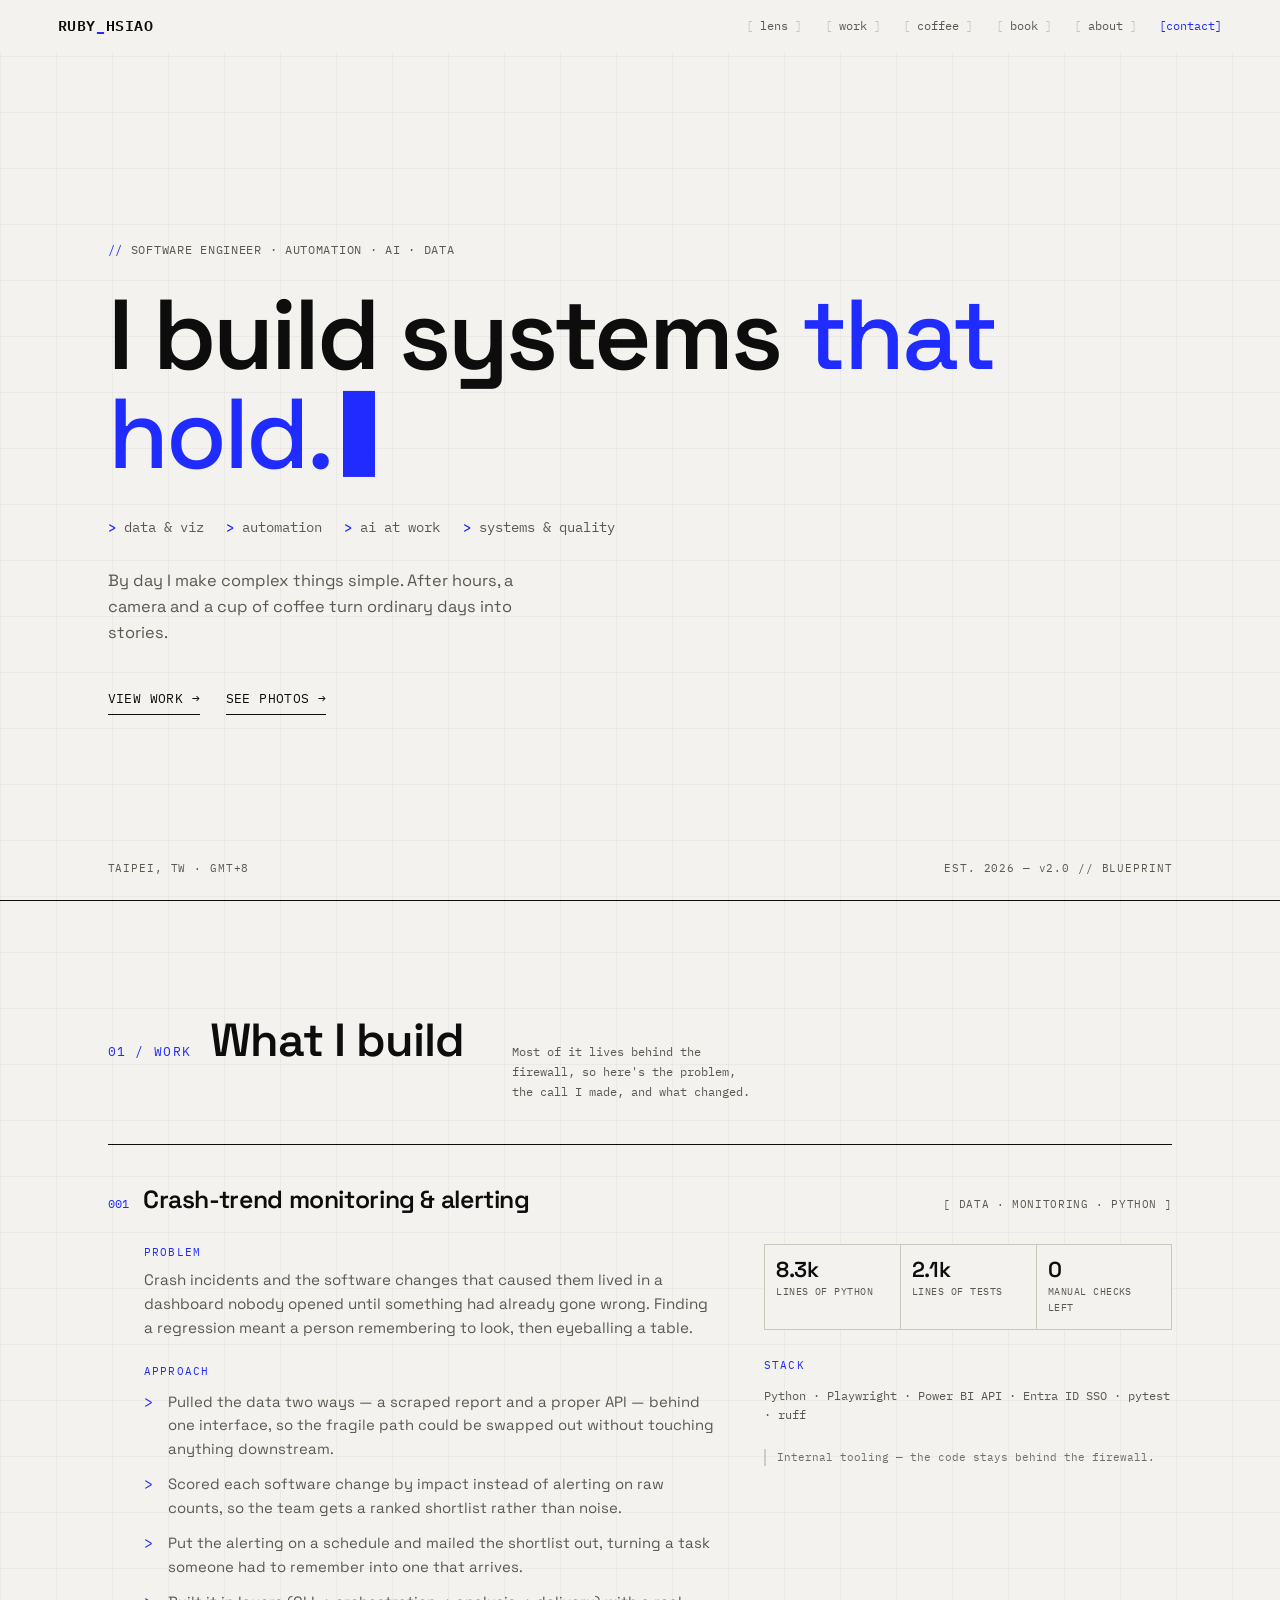
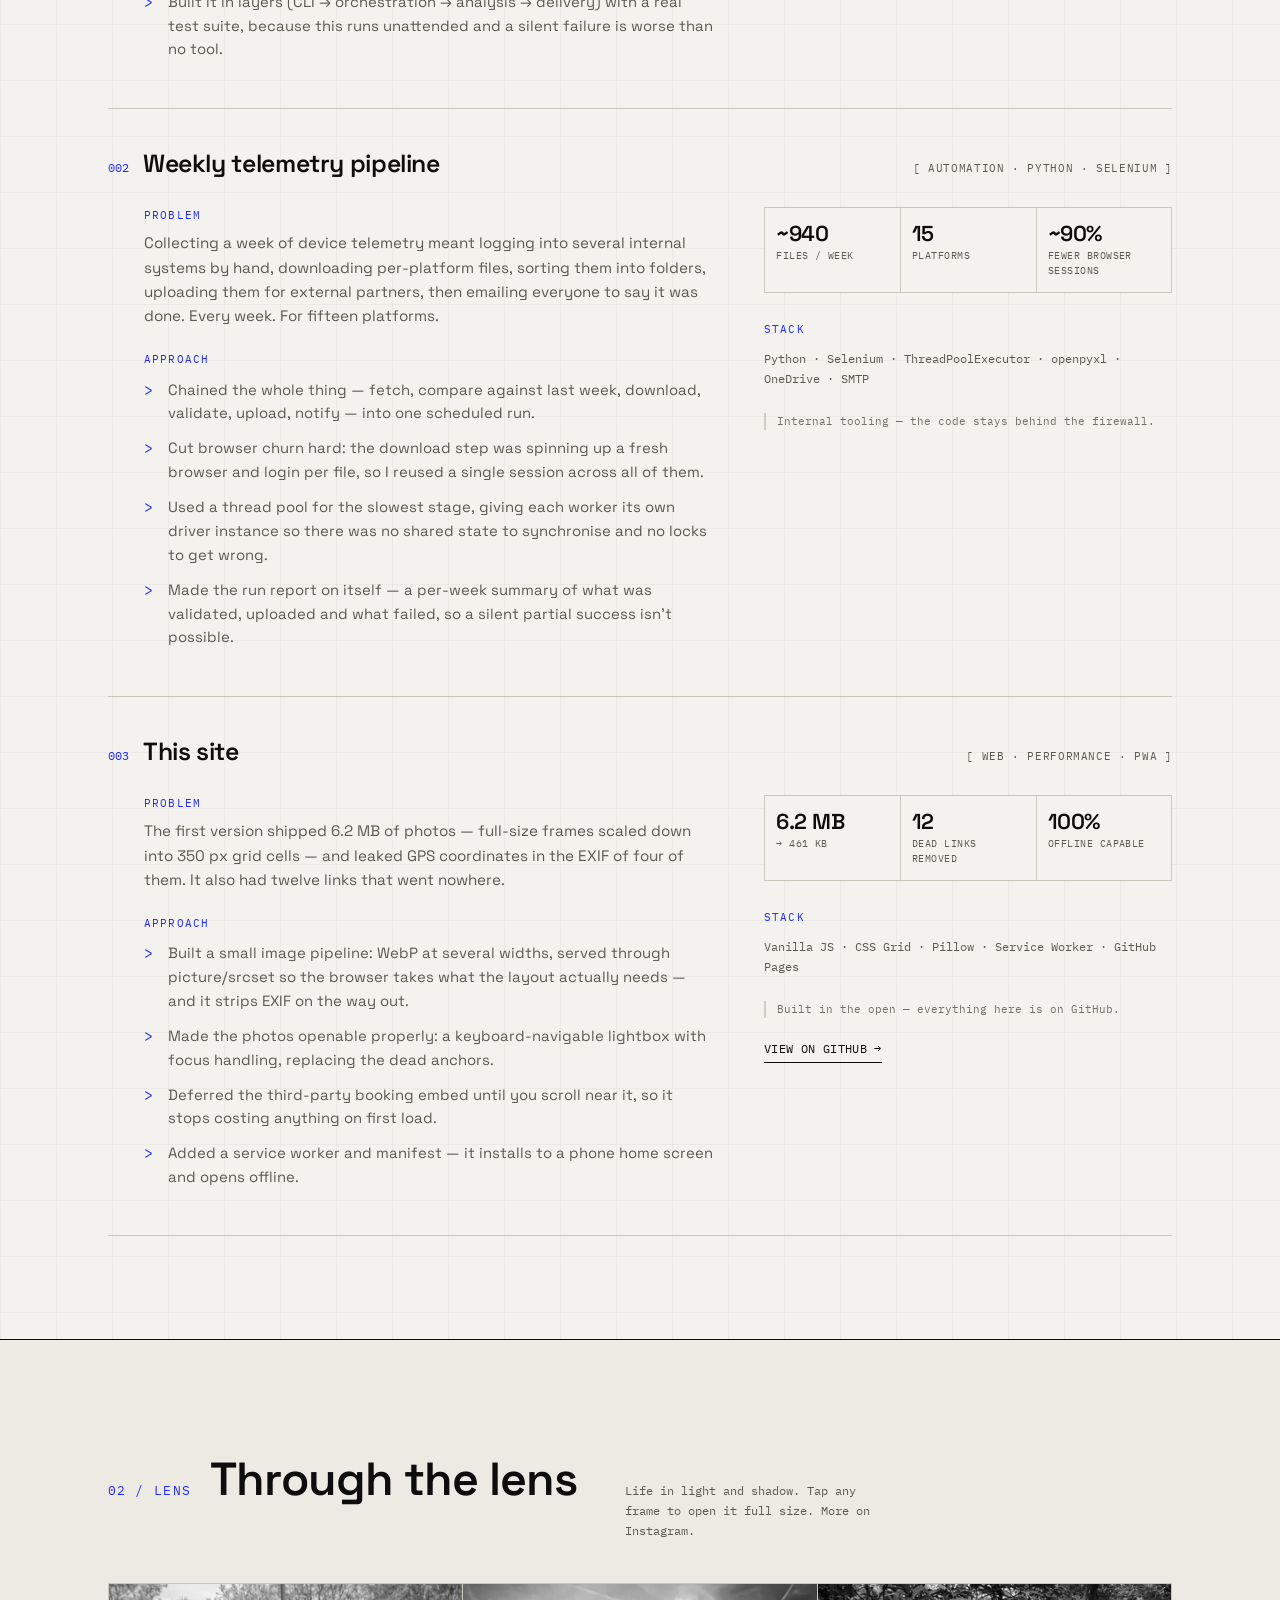
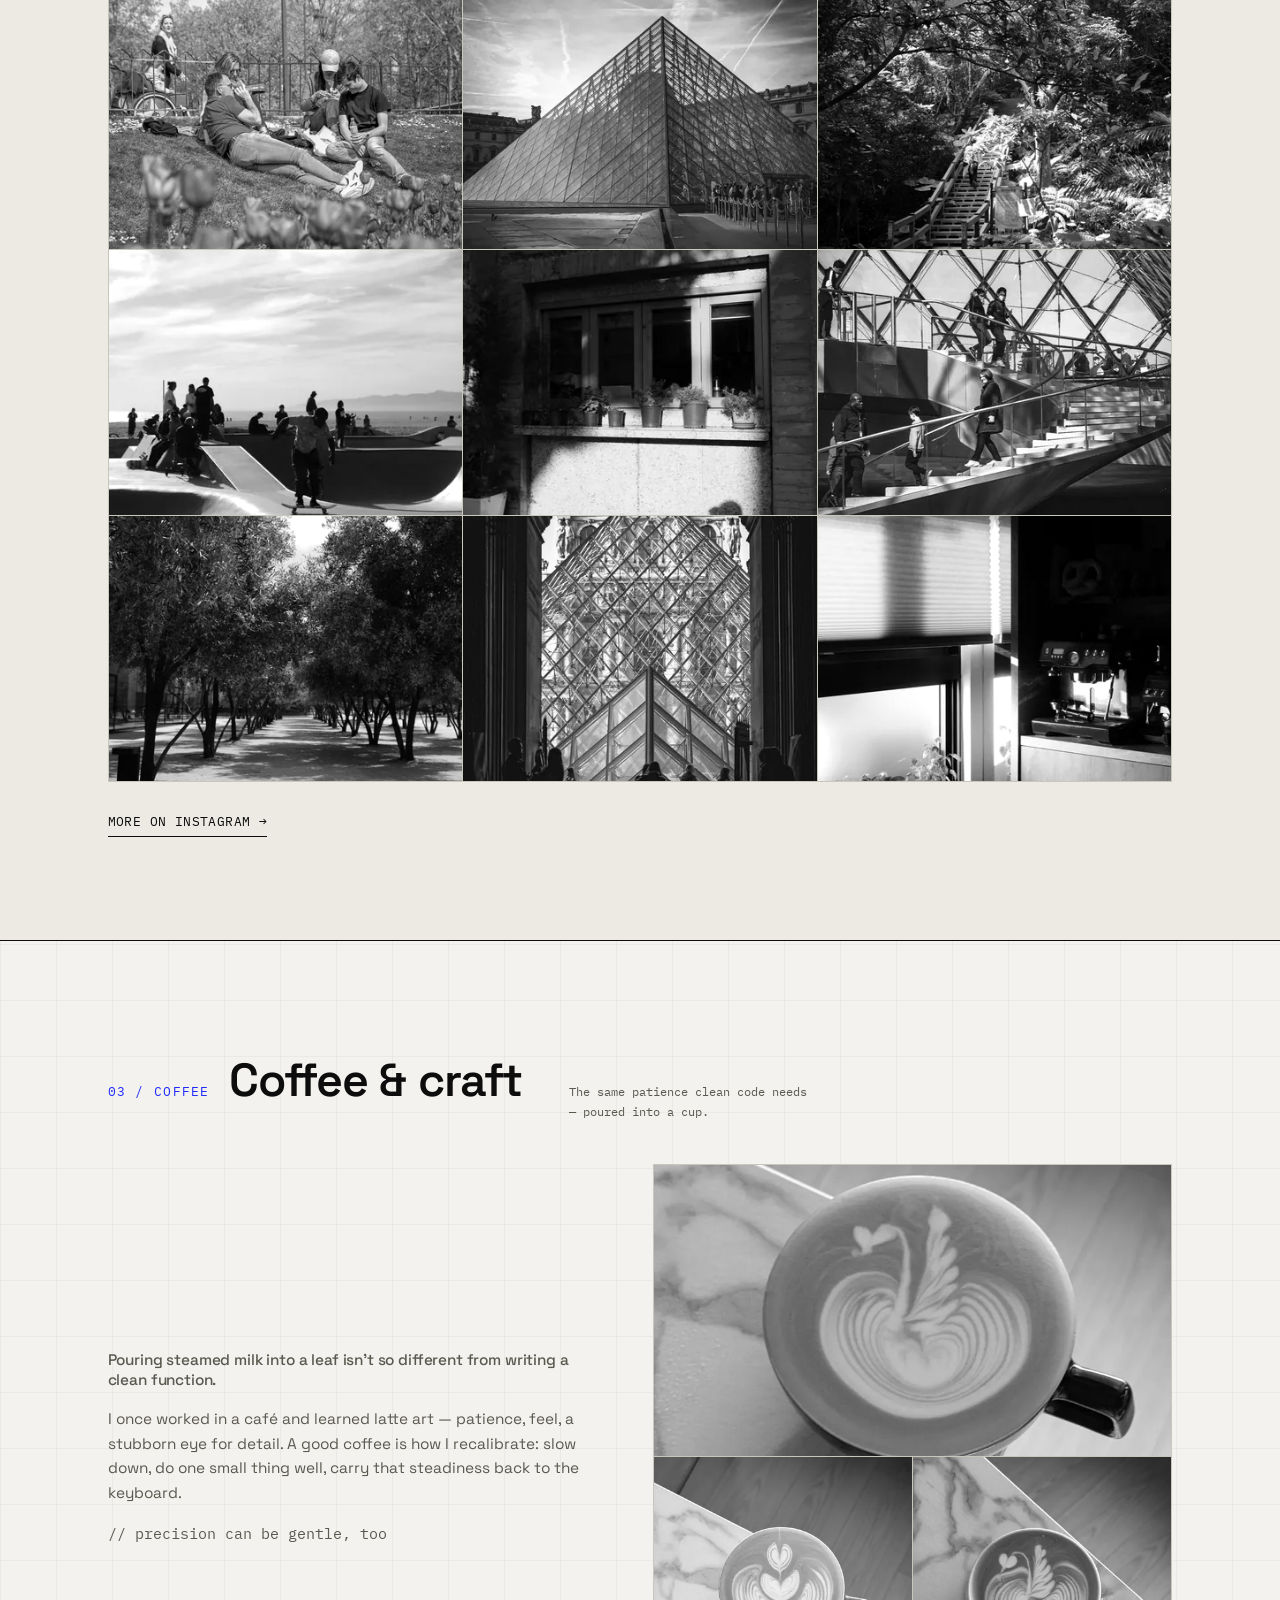
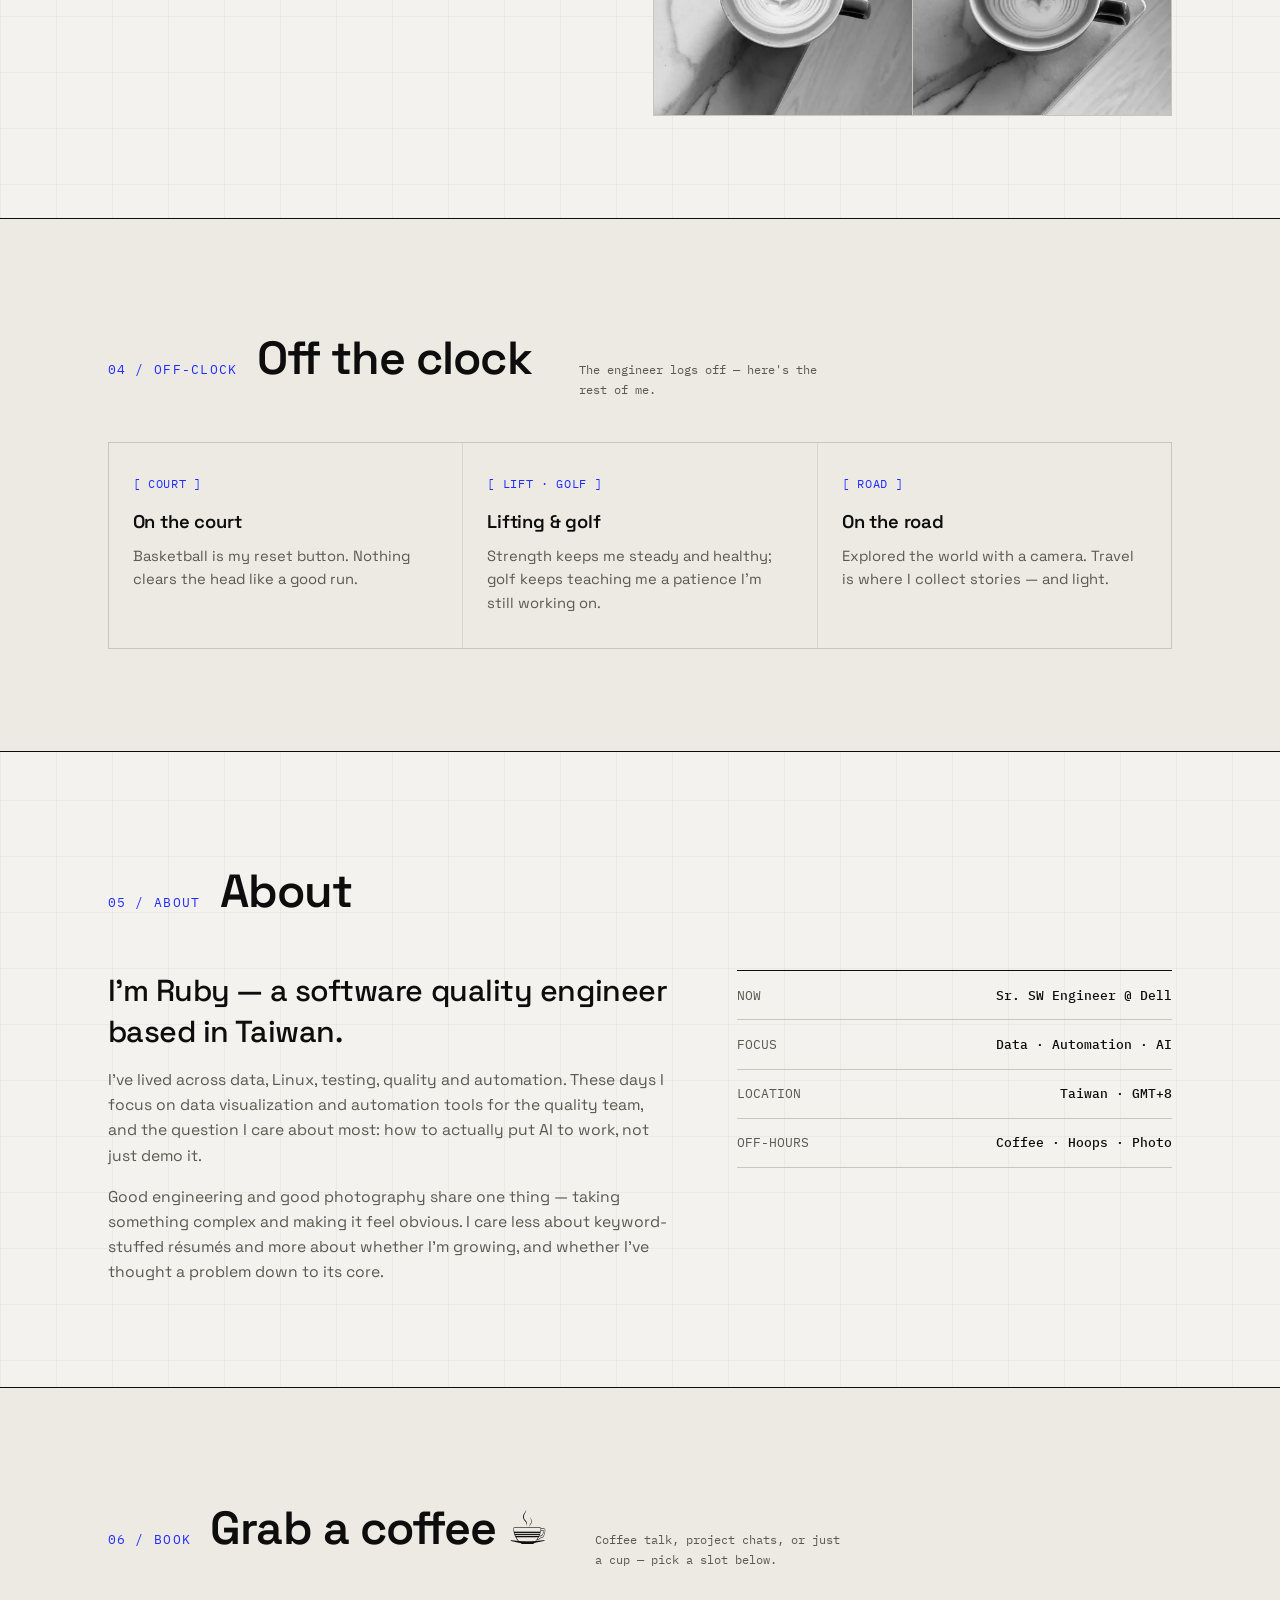
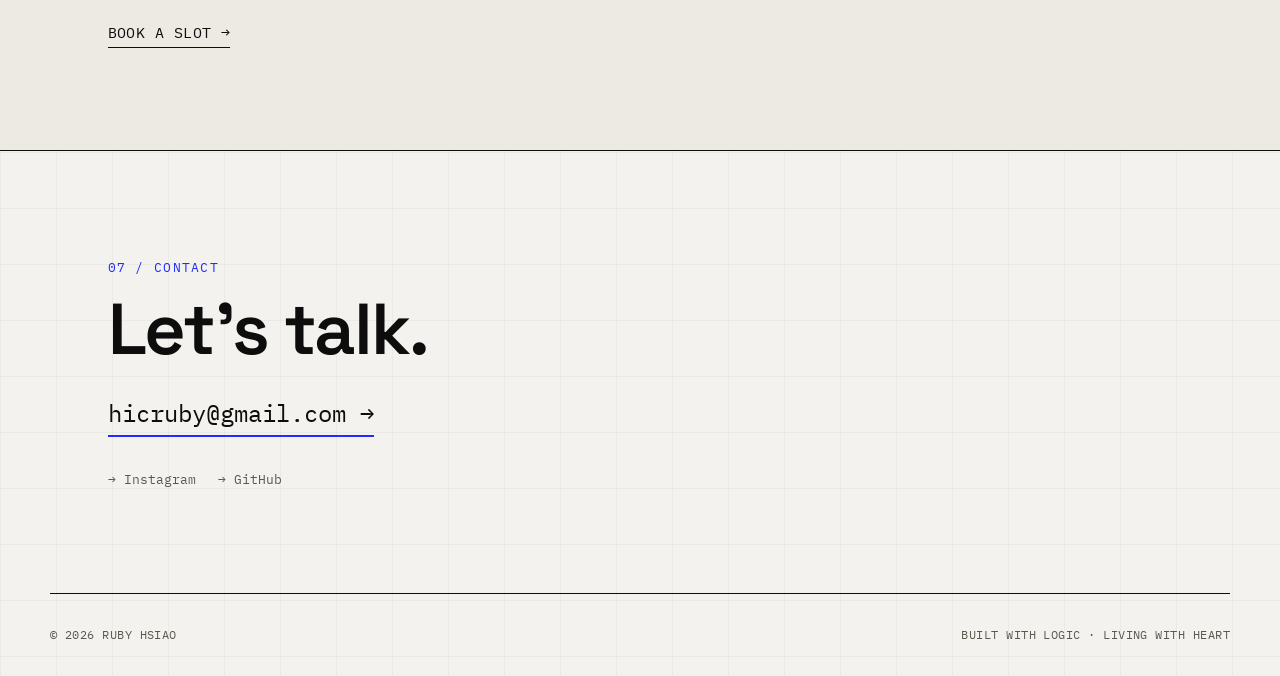
<file: index.html>
<!DOCTYPE html>
<html lang="en">
<head>
<meta charset="UTF-8" />
<meta name="viewport" content="width=device-width, initial-scale=1.0" />
<title>Ruby Hsiao — Software Engineer</title>
<meta name="description" content="Ruby Hsiao — software engineer working in data, automation and AI. And a camera after hours." />
<meta name="author" content="Ruby Hsiao" />
<link rel="canonical" href="https://hicruby.github.io/" />

<!-- social preview -->
<meta property="og:title" content="Ruby Hsiao — Software Engineer" />
<meta property="og:description" content="I build systems that hold — engineering precision, a life with light." />
<meta property="og:type" content="website" />
<meta property="og:url" content="https://hicruby.github.io/" />
<meta property="og:site_name" content="Ruby Hsiao" />
<meta property="og:locale" content="en_US" />
<meta property="og:image" content="https://hicruby.github.io/assets/og.jpg" />
<meta property="og:image:width" content="1200" />
<meta property="og:image:height" content="630" />
<meta property="og:image:alt" content="Ruby Hsiao — I build systems that hold." />
<meta name="twitter:card" content="summary_large_image" />
<meta name="twitter:title" content="Ruby Hsiao — Software Engineer" />
<meta name="twitter:description" content="I build systems that hold — engineering precision, a life with light." />
<meta name="twitter:image" content="https://hicruby.github.io/assets/og.jpg" />

<!-- icons & PWA -->
<link rel="icon" href="favicon.ico" sizes="48x48" />
<link rel="icon" href="assets/icons/icon-32.png" type="image/png" sizes="32x32" />
<link rel="apple-touch-icon" href="assets/icons/icon-180.png" />
<link rel="manifest" href="manifest.webmanifest" />
<meta name="theme-color" content="#f3f2ee" />
<meta name="apple-mobile-web-app-title" content="Ruby Hsiao" />
<meta name="apple-mobile-web-app-capable" content="yes" />
<meta name="mobile-web-app-capable" content="yes" />

<link rel="preconnect" href="https://fonts.googleapis.com" />
<link rel="preconnect" href="https://fonts.gstatic.com" crossorigin />
<link href="https://fonts.googleapis.com/css2?family=IBM+Plex+Mono:wght@400;500;600&family=Space+Grotesk:wght@400;500;600;700&display=swap" rel="stylesheet" />
<link rel="stylesheet" href="css/style.css" />

<script type="application/ld+json">
{
  "@context": "https://schema.org",
  "@type": "Person",
  "name": "Ruby Hsiao",
  "url": "https://hicruby.github.io/",
  "image": "https://hicruby.github.io/assets/og.jpg",
  "email": "mailto:hicruby@gmail.com",
  "jobTitle": "Senior Software Engineer",
  "description": "Software engineer working in data, automation and AI. And a camera after hours.",
  "address": { "@type": "PostalAddress", "addressCountry": "TW", "addressLocality": "Taipei" },
  "knowsAbout": ["Data Visualization", "Automation", "Quality Engineering", "AI Workflows", "Photography"],
  "sameAs": ["https://github.com/hicruby", "https://www.instagram.com/hifotogram/"]
}
</script>
</head>
<body>
<a class="skip" href="#top">Skip to content</a>
<header class="nav" id="nav">
  <a href="#top" class="nav__brand">RUBY<b>_</b>HSIAO</a>
  <nav class="nav__links">
    <a href="#lens">lens</a>
    <a href="#work">work</a>
    <a href="#coffee">coffee</a>
    <a href="#book">book</a>
    <a href="#about">about</a>
    <a href="#contact">contact</a>
  </nav>
</header>

<main id="top">
  <!-- HERO -->
  <section class="hero wrap">
    <p class="hero__eyebrow mono"><span class="tick">//</span> SOFTWARE ENGINEER · AUTOMATION · AI · DATA</p>
    <h1 class="hero__title">I build systems <span class="slash">that hold.</span><span class="cursor"></span></h1>
    <div class="hero__spec">
      <span><b>&gt;</b> data &amp; viz</span>
      <span><b>&gt;</b> automation</span>
      <span><b>&gt;</b> ai at work</span>
      <span><b>&gt;</b> systems &amp; quality</span>
    </div>
    <p class="hero__sub">By day I make complex things simple. After hours, a camera and a cup of coffee turn ordinary days into stories.</p>
    <div class="hero__cta">
      <a href="#work" class="link">VIEW WORK →</a>
      <a href="#lens" class="link">SEE PHOTOS →</a>
    </div>
    <div class="hero__meta">
      <span>TAIPEI, TW · GMT+8</span>
      <span>EST. 2026 — v2.0 // BLUEPRINT</span>
    </div>
  </section>

  <!-- WORK -->
  <section class="section rule" id="work">
    <div class="wrap">
      <div class="shead reveal">
        <span class="shead__idx">01 / WORK</span>
        <h2 class="shead__title">What I build</h2>
        <p class="shead__note">Most of it lives behind the firewall, so here's the problem, the call I made, and what changed.</p>
      </div>
      <div class="cs-list" id="work-list">
        <!-- 由 data/work.js + js/main.js 動態產生 -->
      </div>
    </div>
  </section>

  <!-- LENS -->
  <section class="section section--alt rule" id="lens">
    <div class="wrap">
      <div class="shead reveal">
        <span class="shead__idx">02 / LENS</span>
        <h2 class="shead__title">Through the lens</h2>
        <p class="shead__note">Life in light and shadow. Tap any frame to open it full size. More on Instagram.</p>
      </div>
      <div class="gal reveal" id="gallery">
        <!-- 由 data/photos.js + js/main.js 動態產生 -->
      </div>
      <p style="margin-top:1.6rem"><a href="#" data-ig target="_blank" rel="noopener" class="link">MORE ON INSTAGRAM →</a></p>
    </div>
  </section>

  <!-- COFFEE -->
  <section class="section rule" id="coffee">
    <div class="wrap">
      <div class="shead reveal">
        <span class="shead__idx">03 / COFFEE</span>
        <h2 class="shead__title">Coffee &amp; craft</h2>
        <p class="shead__note">The same patience clean code needs — poured into a cup.</p>
      </div>
      <div class="coffee reveal">
        <div>
          <p class="coffee__lead">Pouring steamed milk into a leaf isn't so different from writing a clean function.</p>
          <p>I once worked in a café and learned latte art — patience, feel, a stubborn eye for detail. A good coffee is how I recalibrate: slow down, do one small thing well, carry that steadiness back to the keyboard.</p>
          <p class="coffee__sig">// precision can be gentle, too</p>
        </div>
        <div class="coffee__grid" id="coffee-grid">
          <!-- 由 data/coffee.js + js/main.js 動態產生 -->
        </div>
      </div>
    </div>
  </section>

  <!-- OFF THE CLOCK -->
  <section class="section section--alt rule" id="life">
    <div class="wrap">
      <div class="shead reveal">
        <span class="shead__idx">04 / OFF-CLOCK</span>
        <h2 class="shead__title">Off the clock</h2>
        <p class="shead__note">The engineer logs off — here's the rest of me.</p>
      </div>
      <div class="cards reveal">
        <div class="cardx"><span class="cardx__k">[ COURT ]</span><h3 class="cardx__t">On the court</h3><p class="cardx__d">Basketball is my reset button. Nothing clears the head like a good run.</p></div>
        <div class="cardx"><span class="cardx__k">[ LIFT · GOLF ]</span><h3 class="cardx__t">Lifting &amp; golf</h3><p class="cardx__d">Strength keeps me steady and healthy; golf keeps teaching me a patience I'm still working on.</p></div>
        <div class="cardx"><span class="cardx__k">[ ROAD ]</span><h3 class="cardx__t">On the road</h3><p class="cardx__d">Explored the world with a camera. Travel is where I collect stories — and light.</p></div>
      </div>
    </div>
  </section>

  <!-- ABOUT -->
  <section class="section rule" id="about">
    <div class="wrap">
      <div class="shead reveal">
        <span class="shead__idx">05 / ABOUT</span>
        <h2 class="shead__title">About</h2>
      </div>
      <div class="about reveal">
        <div>
          <p class="about__lead">I'm Ruby — a software quality engineer based in Taiwan.</p>
          <div class="about__body">
            <p>I've lived across data, Linux, testing, quality and automation. These days I focus on data visualization and automation tools for the quality team, and the question I care about most: how to actually put AI to work, not just demo it.</p>
            <p>Good engineering and good photography share one thing — taking something complex and making it feel obvious. I care less about keyword-stuffed résumés and more about whether I'm growing, and whether I've thought a problem down to its core.</p>
          </div>
        </div>
        <div class="facts">
          <div><span>NOW</span><b>Sr. SW Engineer @ Dell</b></div>
          <div><span>FOCUS</span><b>Data · Automation · AI</b></div>
          <div><span>LOCATION</span><b>Taiwan · GMT+8</b></div>
          <div><span>OFF-HOURS</span><b>Coffee · Hoops · Photo</b></div>
        </div>
      </div>
    </div>
  </section>

  <!-- BOOK -->
  <section class="section section--alt rule" id="book">
    <div class="wrap">
      <div class="shead reveal">
        <span class="shead__idx">06 / BOOK</span>
        <h2 class="shead__title">Grab a coffee ☕</h2>
        <p class="shead__note">Coffee talk, project chats, or just a cup — pick a slot below.</p>
      </div>
      <div class="book reveal">
        <button
          class="book__btn"
          data-cal-link="ruby-hsiao/grab-a-coffee"
          data-cal-namespace="grab-a-coffee"
          data-cal-config='{"layout":"month_view","theme":"light"}'>BOOK A SLOT →</button>
      </div>
    </div>
  </section>

  <!-- CONTACT -->
  <section class="section rule" id="contact">
    <div class="wrap contact reveal">
      <span class="shead__idx">07 / CONTACT</span>
      <h2 class="contact__title" style="margin-top:.8rem">Let's talk.</h2>
      <a href="mailto:hicruby@gmail.com" class="contact__mail">hicruby@gmail.com →</a>
      <div class="contact__soc">
        <a href="#" data-ig target="_blank" rel="noopener">Instagram</a>
        <a href="#" data-gh target="_blank" rel="noopener">GitHub</a>
      </div>
    </div>
  </section>
</main>

<footer class="footer wrap rule">
  <span>© <span id="year"></span> RUBY HSIAO</span>
  <span>BUILT WITH LOGIC · <span>LIVING WITH HEART</span></span>
</footer>

<!-- Data（改這幾個檔就能加內容，不用動版型） -->
<script src="data/site.js"></script>
<script src="data/work.js"></script>
<script src="data/photos.js"></script>
<script src="data/coffee.js"></script>
<script src="data/images.js"></script>
<!-- Cal.com 的預約嵌入改在 main.js 裡延後載入（捲到 #book 附近才抓） -->
<script src="js/main.js"></script>
</body>
</html>
</file>
<file: css/style.css>
/* =========================================================
   Ruby H — personal site · Style A "Blueprint"
   Space Grotesk (display) × IBM Plex Mono (labels)
   冷調紙白 + 純黑 + 一抹電光藍 · 硬格線 · 靠左
   ========================================================= */
:root{
  --paper:#f3f2ee;
  --paper-2:#eceae3;
  --ink:#0d0d0d;
  --ink-2:#5a584f;
  --line:#c9c6bc;
  --line-2:#d9d6cd;
  --accent:#1f2bff;      /* electric blue */
  --accent-ink:#0f18b8;
  --mono:"IBM Plex Mono",ui-monospace,SFMono-Regular,Menlo,monospace;
  --sans:"Space Grotesk",system-ui,"PingFang TC","Noto Sans TC",sans-serif;
  --maxw:1180px;
  --pad:clamp(1.15rem,4.5vw,4rem);
}
*,*::before,*::after{box-sizing:border-box;margin:0;padding:0}
html{scroll-behavior:smooth;-webkit-text-size-adjust:100%}
body{
  font-family:var(--sans);
  color:var(--ink);
  background:var(--paper);
  line-height:1.6;
  font-size:1.02rem;
  -webkit-font-smoothing:antialiased;
  text-rendering:optimizeLegibility;
  background-image:
    linear-gradient(to right, rgba(13,13,13,.035) 1px, transparent 1px),
    linear-gradient(to bottom, rgba(13,13,13,.035) 1px, transparent 1px);
  background-size:56px 56px;
}
a{color:inherit;text-decoration:none}
::selection{background:var(--accent);color:#fff}

.mono{font-family:var(--mono);font-size:.74rem;letter-spacing:.06em;color:var(--ink-2);text-transform:uppercase}
.tick{color:var(--accent)}

/* ---- nav ---- */
.nav{position:fixed;inset:0 0 auto 0;z-index:50;display:flex;align-items:center;justify-content:space-between;
  padding:.9rem var(--pad);border-bottom:1px solid transparent;
  background:color-mix(in srgb,var(--paper) 82%,transparent);backdrop-filter:blur(8px);
  transition:border-color .3s ease}
.nav.is-scrolled{border-color:var(--ink)}
.nav__brand{font-family:var(--mono);font-weight:600;font-size:.92rem;letter-spacing:.04em}
.nav__brand b{color:var(--accent)}
.nav__links{display:flex;gap:clamp(.6rem,2vw,1.4rem);font-family:var(--mono);font-size:.76rem}
.nav__links a{color:var(--ink-2);transition:color .2s ease}
.nav__links a::before{content:"[ ";color:var(--line)}
.nav__links a::after{content:" ]";color:var(--line)}
.nav__links a:hover{color:var(--accent)}
@media(max-width:640px){.nav__links a{font-size:.68rem}.nav__links a::before,.nav__links a::after{content:""}}

/* ---- layout ---- */
.wrap{max-width:var(--maxw);margin:0 auto;padding-left:var(--pad);padding-right:var(--pad)}
.rule{border-top:1px solid var(--ink)}

/* ---- hero ---- */
/* 左右 padding 要寫 var(--pad)：用 padding:7rem 0 3.5rem 會蓋掉 .wrap 的左右內距，
   畫面寬度 <=1180px 時文字會整個貼齊螢幕邊緣 */
.hero{min-height:100svh;display:flex;flex-direction:column;justify-content:center;padding:7rem var(--pad) 3.5rem;position:relative}
.hero__eyebrow{margin-bottom:1.6rem}
.hero__title{font-weight:600;font-size:clamp(2.5rem,8.5vw,6.2rem);line-height:.98;letter-spacing:-.03em;max-width:16ch}
.hero__title .slash{color:var(--accent);font-weight:500}
.cursor{display:inline-block;width:.5ch;height:.86em;background:var(--accent);margin-left:.12em;transform:translateY(.08em);animation:blink 1.1s steps(1) infinite}
@keyframes blink{0%,50%{opacity:1}51%,100%{opacity:0}}
.hero__spec{font-family:var(--mono);font-size:.9rem;color:var(--ink-2);margin-top:2rem;display:flex;flex-wrap:wrap;gap:.4rem 1.4rem}
.hero__spec span{white-space:nowrap}
.hero__spec b{color:var(--accent);font-weight:500}
.hero__sub{margin-top:1.9rem;max-width:44ch;color:var(--ink-2);font-size:1.02rem}
.hero__cta{margin-top:2.6rem;display:flex;flex-wrap:wrap;gap:1.6rem}
.link{font-family:var(--mono);font-size:.84rem;letter-spacing:.03em;display:inline-flex;align-items:center;gap:.5rem;
  border-bottom:1px solid var(--ink);padding-bottom:.25rem;transition:color .2s ease,border-color .2s ease,gap .2s ease}
.link:hover{color:var(--accent);border-color:var(--accent);gap:.85rem}
.hero__meta{position:absolute;left:var(--pad);right:var(--pad);bottom:1.4rem;display:flex;justify-content:space-between;
  font-family:var(--mono);font-size:.68rem;color:var(--ink-2);letter-spacing:.08em}
@media(max-width:640px){.hero__meta{display:none}}

/* ---- section ---- */
.section{padding:clamp(3.5rem,8vw,6.5rem) 0}
.section--alt{background:var(--paper-2)}
.shead{display:flex;align-items:baseline;gap:1.2rem;flex-wrap:wrap;margin-bottom:2.6rem}
.shead__idx{font-family:var(--mono);font-size:.8rem;color:var(--accent);letter-spacing:.1em;padding-top:.3rem}
.shead__title{font-weight:600;font-size:clamp(1.7rem,4.5vw,2.9rem);letter-spacing:-.02em}
.shead__note{font-family:var(--mono);font-size:.78rem;color:var(--ink-2);max-width:40ch;margin-top:.2rem;flex-basis:100%;padding-left:calc(.8rem + 2.2ch)}
@media(max-width:640px){.shead__note{padding-left:0}}

/* ---- spec table (work) ---- */
.spec{border-top:1px solid var(--ink)}
.spec__row{display:grid;grid-template-columns:2.2rem 1fr 1.3fr;gap:1rem;align-items:baseline;
  padding:1.35rem 0;border-bottom:1px solid var(--line);transition:background .2s ease,padding-left .2s ease}
.spec__row:hover{background:color-mix(in srgb,var(--accent) 6%,transparent);padding-left:.7rem}
.spec__no{font-family:var(--mono);font-size:.78rem;color:var(--accent)}
.spec__name{font-weight:600;font-size:1.15rem;letter-spacing:-.01em}
.spec__desc{color:var(--ink-2);font-size:.95rem}
@media(max-width:640px){.spec__row{grid-template-columns:2rem 1fr;gap:.4rem .8rem}.spec__desc{grid-column:2/-1}}

/* ---- case studies (rendered from data/work.js) ---- */
.cs-list{border-top:1px solid var(--ink)}
.cs{border-bottom:1px solid var(--line);padding:2.2rem 0}
.cs__head{display:flex;align-items:baseline;gap:.9rem;flex-wrap:wrap}
.cs__no{font-family:var(--mono);font-size:.78rem;color:var(--accent);flex:none}
.cs__title{font-weight:600;font-size:clamp(1.2rem,2.6vw,1.55rem);letter-spacing:-.015em}
.cs__tag{font-family:var(--mono);font-size:.66rem;letter-spacing:.06em;text-transform:uppercase;
  color:var(--ink-2);margin-left:auto;white-space:nowrap}
.cs__body{display:grid;grid-template-columns:1.4fr 1fr;gap:clamp(1.4rem,4vw,3rem);
  margin-top:1.5rem;padding-left:calc(.9rem + 2.2ch)}
.cs__label{font-family:var(--mono);font-size:.66rem;letter-spacing:.11em;text-transform:uppercase;color:var(--accent)}
.cs__p{color:var(--ink-2);font-size:.95rem;margin:.45rem 0 1.4rem}
.cs__steps{list-style:none;margin:.6rem 0 0}
.cs__steps li{position:relative;color:var(--ink-2);font-size:.93rem;padding-left:1.5rem;margin-bottom:.7rem}
.cs__steps li::before{content:">";position:absolute;left:0;font-family:var(--mono);color:var(--accent)}
.cs__side{display:flex;flex-direction:column;gap:.3rem}
.cs__metrics{display:grid;grid-template-columns:repeat(3,1fr);gap:1px;background:var(--line);
  border:1px solid var(--line);margin-bottom:1.4rem}
.cs__metric{background:var(--paper);padding:.85rem .7rem;display:flex;flex-direction:column;gap:.15rem}
.cs__mv{font-weight:600;font-size:clamp(1.05rem,2.2vw,1.35rem);letter-spacing:-.02em;line-height:1.1}
.cs__mk{font-family:var(--mono);font-size:.6rem;letter-spacing:.05em;text-transform:uppercase;color:var(--ink-2)}
.cs__stack{font-family:var(--mono);font-size:.72rem;color:var(--ink-2);margin:.45rem 0 1.2rem;line-height:1.7}
.cs__note{font-family:var(--mono);font-size:.68rem;color:var(--ink-2);opacity:.85;
  border-left:2px solid var(--line);padding-left:.7rem;margin-bottom:1rem}
.cs__link{align-self:flex-start;font-size:.76rem}
.section--alt .cs__metric{background:var(--paper-2)}
@media(max-width:820px){
  .cs__body{grid-template-columns:1fr;padding-left:0}
  .cs__tag{margin-left:0;flex-basis:100%;white-space:normal}
}

/* ---- life cards ---- */
.cards{display:grid;grid-template-columns:repeat(auto-fit,minmax(220px,1fr));gap:1px;background:var(--line);border:1px solid var(--line)}
.cardx{background:var(--paper);padding:1.7rem 1.5rem 2rem;transition:background .25s ease}
.cardx:hover{background:var(--paper-2)}
.cardx__k{font-family:var(--mono);font-size:.72rem;color:var(--accent);letter-spacing:.06em}
.cardx__t{font-weight:600;font-size:1.15rem;margin:.7rem 0 .5rem;letter-spacing:-.01em}
.cardx__d{color:var(--ink-2);font-size:.92rem}
.section--alt .cards{background:var(--line-2)}
.section--alt .cardx{background:var(--paper-2)}
.section--alt .cardx:hover{background:var(--paper)}

/* ---- gallery (rendered from data/photos.js) ---- */
.gal{display:grid;grid-template-columns:repeat(3,1fr);gap:1px;background:var(--line);border:1px solid var(--line)}
.gal>*{position:relative;display:block;aspect-ratio:4/3;overflow:hidden;background:var(--paper-2)}
.gal button.gal__item{border:0;padding:0;font:inherit;color:inherit;cursor:zoom-in;width:100%}
.gal picture{display:block;width:100%;height:100%}
.gal img{width:100%;height:100%;object-fit:cover;display:block;filter:grayscale(1) contrast(1.02);transition:filter .5s ease,transform .6s ease}
.gal .gal__item:hover img,.gal .gal__item:focus-visible img{filter:none;transform:scale(1.03)}
.gal__ph{display:grid!important;place-items:center;font-family:var(--mono);font-size:.7rem;color:var(--ink-2)}
.gal__cap{position:absolute;left:0;bottom:0;font-family:var(--mono);font-size:.66rem;letter-spacing:.04em;text-transform:uppercase;
  color:#fff;background:var(--accent);padding:.3rem .5rem;opacity:0;transform:translateY(4px);transition:.25s ease;text-align:left}
.gal .gal__item:hover .gal__cap,.gal .gal__item:focus-visible .gal__cap{opacity:1;transform:none}
@media(max-width:640px){.gal{grid-template-columns:repeat(2,1fr)}}

/* ---- coffee (grid rendered from data/coffee.js) ---- */
.coffee{display:grid;grid-template-columns:1fr 1.05fr;gap:clamp(1.5rem,4vw,3.2rem);align-items:center}
.coffee__lead{font-weight:500;font-size:clamp(1.2rem,2.4vw,1.6rem);line-height:1.35;letter-spacing:-.01em}
.coffee p{color:var(--ink-2);margin-top:1rem;font-size:.96rem}
.coffee__sig{font-family:var(--mono);font-size:.8rem;color:var(--accent);margin-top:1.3rem}
.coffee__grid{display:grid;grid-template-columns:1fr 1fr;gap:1px;background:var(--line);border:1px solid var(--line)}
.coffee__grid>*{position:relative;display:block;aspect-ratio:1/1;overflow:hidden;background:var(--paper-2)}
.coffee__grid>*:first-child{grid-column:1/-1;aspect-ratio:16/9}
.coffee__grid button.gal__item{border:0;padding:0;font:inherit;color:inherit;cursor:zoom-in;width:100%}
.coffee__grid picture{display:block;width:100%;height:100%}
.coffee__grid img{width:100%;height:100%;object-fit:cover;display:block;filter:grayscale(1);transition:filter .5s ease,transform .6s ease}
.coffee__grid .gal__item:hover img,.coffee__grid .gal__item:focus-visible img{filter:none;transform:scale(1.03)}
@media(max-width:720px){.coffee{grid-template-columns:1fr}}

/* ---- booking (Cal.com inline embed) ---- */
.book__btn{display:inline-flex;align-items:center;gap:.5rem;font-family:var(--mono);font-size:.92rem;letter-spacing:.03em;color:var(--ink);background:none;border:0;border-bottom:1px solid var(--ink);padding:.7rem 0 .35rem;cursor:pointer;transition:color .2s ease,border-color .2s ease,gap .2s ease}
.book__btn:hover{color:var(--accent);border-color:var(--accent);gap:.85rem}

/* ---- about ---- */
.about{display:grid;grid-template-columns:1.3fr 1fr;gap:clamp(1.5rem,5vw,4rem)}
.about__lead{font-weight:500;font-size:clamp(1.3rem,2.6vw,1.9rem);line-height:1.35;letter-spacing:-.015em}
.about__body{color:var(--ink-2);font-size:.98rem}
.about__body p{margin-top:1rem}
.facts{font-family:var(--mono);font-size:.82rem;border-top:1px solid var(--ink)}
.facts div{display:flex;justify-content:space-between;gap:1rem;padding:.85rem 0;border-bottom:1px solid var(--line)}
.facts span{color:var(--ink-2)}
.facts b{font-weight:500;color:var(--ink);text-align:right}
@media(max-width:720px){.about{grid-template-columns:1fr}}

/* ---- contact ---- */
.contact{text-align:left}
.contact__title{font-weight:600;font-size:clamp(2.2rem,7vw,4.5rem);letter-spacing:-.03em;line-height:1}
.contact__mail{font-family:var(--mono);font-size:clamp(1rem,3vw,1.5rem);display:inline-flex;align-items:center;gap:.5rem;
  margin-top:1.8rem;border-bottom:2px solid var(--accent);padding-bottom:.2rem;transition:gap .2s ease,color .2s ease}
.contact__mail:hover{gap:.9rem;color:var(--accent)}
.contact__soc{margin-top:2rem;display:flex;gap:1.4rem;font-family:var(--mono);font-size:.82rem}
.contact__soc a{color:var(--ink-2);transition:color .2s ease}
.contact__soc a:hover{color:var(--accent)}
.contact__soc a::before{content:"→ "}

/* ---- footer ---- */
.footer{padding:2rem 0;font-family:var(--mono);font-size:.72rem;color:var(--ink-2);display:flex;justify-content:space-between;flex-wrap:wrap;gap:.5rem;letter-spacing:.04em}

/* ---- reveal ---- */
.reveal{opacity:0;transform:translateY(16px);transition:opacity .6s ease,transform .6s ease}
.reveal.is-in{opacity:1;transform:none}
@media(prefers-reduced-motion:reduce){*{animation:none!important;transition:none!important}.reveal{opacity:1;transform:none}html{scroll-behavior:auto}}

/* ---- a11y：skip link 與焦點框 ---- */
.skip{position:absolute;left:-9999px;top:0;z-index:100;font-family:var(--mono);font-size:.8rem;
  background:var(--accent);color:#fff;padding:.7rem 1rem}
.skip:focus{left:.5rem;top:.5rem}
:focus-visible{outline:2px solid var(--accent);outline-offset:3px}
.gal .gal__item:focus-visible,.coffee__grid .gal__item:focus-visible{outline-offset:-3px}
.nav__links a[aria-current]{color:var(--accent)}
.nav__links a[aria-current]::before{content:"[";color:var(--accent)}
.nav__links a[aria-current]::after{content:"]";color:var(--accent)}
@media(max-width:640px){.nav__links a[aria-current]::before,.nav__links a[aria-current]::after{content:""}
  .nav__links a[aria-current]{border-bottom:1px solid var(--accent)}}

/* ---- lightbox ---- */
body.is-lb-open{overflow:hidden}
.lb{position:fixed;inset:0;z-index:200;display:grid;grid-template-columns:auto 1fr auto;align-items:center;
  gap:clamp(.25rem,2vw,1rem);padding:clamp(.75rem,3vw,2rem);
  background:color-mix(in srgb,var(--ink) 92%,transparent);backdrop-filter:blur(4px);
  animation:lb-in .2s ease}
.lb[hidden]{display:none}
@keyframes lb-in{from{opacity:0}to{opacity:1}}
.lb__fig{grid-column:2;display:flex;flex-direction:column;align-items:center;justify-content:center;
  gap:.9rem;min-width:0}
/* picture 用 display:contents，讓 img 直接當 flex 子項，max-width:100% 才有明確的參照對象 */
.lb__fig picture{display:contents}
/* 高度要用視窗單位算：百分比會去參照高度 auto 的父層，等於沒有限制，圖會撐爆畫面 */
.lb__img{max-width:100%;max-height:calc(100svh - 9rem);width:auto;height:auto;object-fit:contain;display:block;
  border:1px solid rgba(255,255,255,.14);background:var(--ink)}
.lb__cap{display:flex;align-items:baseline;gap:1rem;flex-wrap:wrap;justify-content:center;
  font-family:var(--mono);font-size:.75rem;letter-spacing:.05em;text-transform:uppercase;color:#f3f2ee}
.lb__count{color:var(--accent);font-size:.72rem}
.lb__btn{display:grid;place-items:center;width:clamp(2.4rem,6vw,3.1rem);aspect-ratio:1;flex:none;
  font-family:var(--mono);font-size:1.15rem;line-height:1;color:#f3f2ee;background:rgba(255,255,255,.06);
  border:1px solid rgba(255,255,255,.2);cursor:pointer;transition:background .2s ease,border-color .2s ease,color .2s ease}
.lb__btn:hover{background:var(--accent);border-color:var(--accent);color:#fff}
.lb__btn[hidden]{display:none}
.lb__prev{grid-column:1}
.lb__next{grid-column:3}
.lb__close{position:absolute;top:clamp(.75rem,3vw,2rem);right:clamp(.75rem,3vw,2rem);z-index:1}
@media(max-width:640px){
  .lb{grid-template-columns:1fr;grid-template-rows:1fr auto;padding-top:4rem}
  .lb__img{max-height:calc(100svh - 14rem)}
  .lb__fig{grid-column:1;grid-row:1}
  .lb__prev,.lb__next{grid-row:2}
  .lb__prev{grid-column:1;justify-self:start}
  .lb__next{grid-column:1;justify-self:end}
}

/* ---- print ---- */
@media print{
  .nav,.hero__cta,.hero__meta,.book,.lb,.skip,.gal__cap{display:none!important}
  body{background:#fff;font-size:11pt}
  .reveal{opacity:1!important;transform:none!important}
  .section{padding:1.2rem 0;break-inside:avoid}
  .rule{border-top:1px solid #000}
  a[href^="http"]::after,a[href^="mailto"]::after{content:" (" attr(href) ")";font-size:.8em;color:#555}
  .gal,.coffee__grid{grid-template-columns:repeat(3,1fr)}
  .gal img,.coffee__grid img{filter:none}
}
</file>
